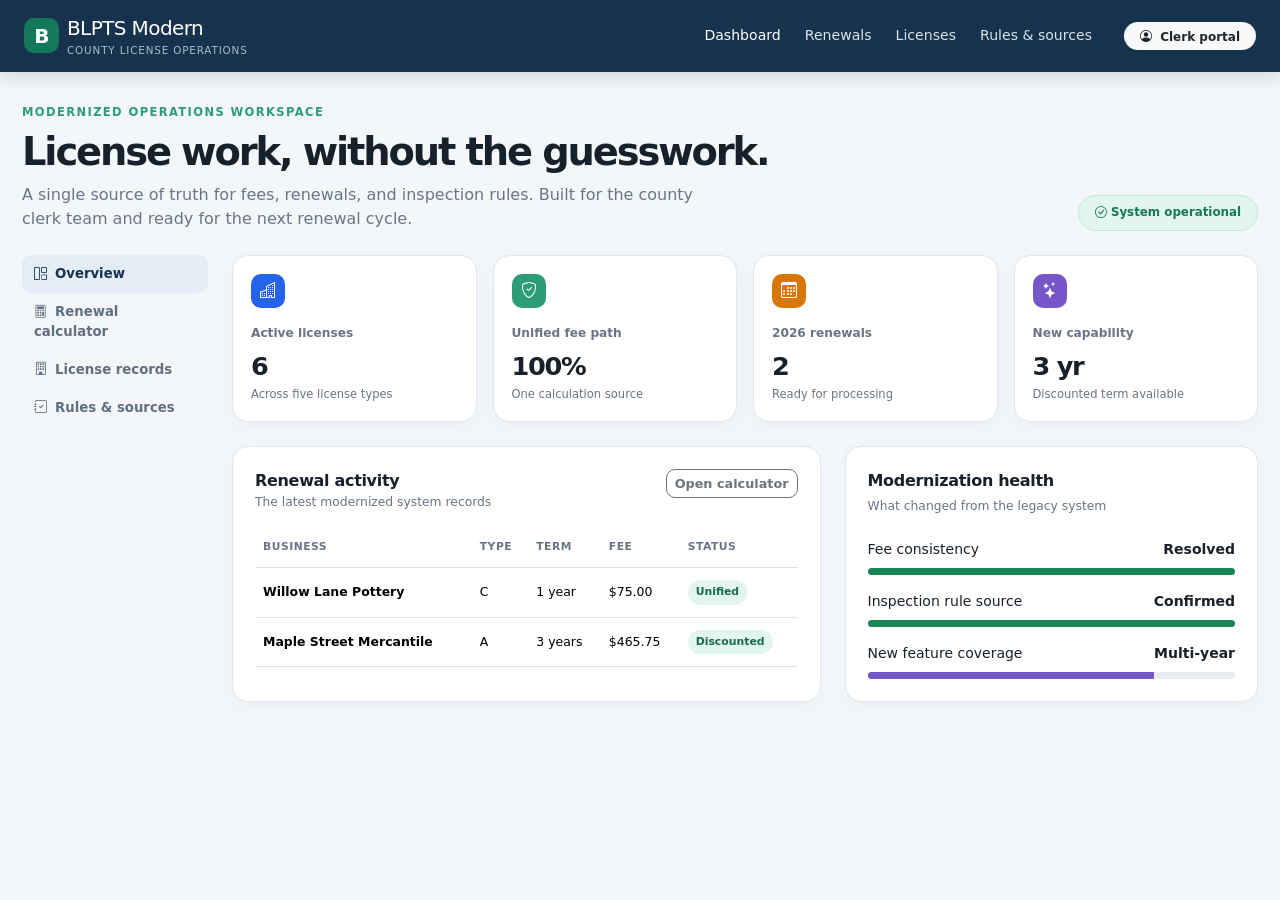
<file: blpts_mod_app/ui/index.html>
<!doctype html>
<html lang="en">
  <head>
    <meta charset="utf-8" />
    <meta name="viewport" content="width=device-width, initial-scale=1" />
    <meta name="theme-color" content="#17324d" />
    <title>BLPTS Modern | License Operations</title>
    <link
      href="https://cdn.jsdelivr.net/npm/bootstrap@5.3.3/dist/css/bootstrap.min.css"
      rel="stylesheet"
    />
    <link
      href="https://cdn.jsdelivr.net/npm/bootstrap-icons@1.11.3/font/bootstrap-icons.min.css"
      rel="stylesheet"
    />
    <style>
      :root {
        --navy: #17324d;
        --ink: #17212b;
        --muted: #697586;
        --line: #dfe6ed;
        --canvas: #f4f7fa;
        --mint: #2d9d78;
        --blue: #2563eb;
        --amber: #d97706;
      }
      body {
        background: var(--canvas);
        color: var(--ink);
        font-family:
          Inter,
          ui-sans-serif,
          system-ui,
          -apple-system,
          BlinkMacSystemFont,
          "Segoe UI",
          sans-serif;
      }
      .navbar {
        background: var(--navy);
        box-shadow: 0 5px 18px rgba(20, 45, 70, 0.16);
      }
      .brand-mark {
        display: inline-grid;
        place-items: center;
        width: 35px;
        height: 35px;
        border-radius: 10px;
        color: #fff;
        background: #14785a;
        font-weight: 800;
      }
      .navbar-brand {
        letter-spacing: -0.03em;
      }
      .navbar-brand small {
        color: #a8bbca;
        font-size: 0.65rem;
        letter-spacing: 0.08em;
        text-transform: uppercase;
      }
      .navbar .nav-link {
        color: #d8e3eb;
        font-size: 0.88rem;
      }
      .navbar .nav-link.active,
      .navbar .nav-link:hover {
        color: #fff;
      }
      .page-shell {
        max-width: 1440px;
        margin: 0 auto;
        padding: 32px 22px 60px;
      }
      .eyebrow {
        color: var(--mint);
        font-size: 0.72rem;
        font-weight: 800;
        letter-spacing: 0.12em;
        text-transform: uppercase;
      }
      .hero h1 {
        font-size: clamp(1.8rem, 3vw, 2.65rem);
        letter-spacing: -0.055em;
        font-weight: 800;
      }
      .hero p {
        max-width: 680px;
        color: var(--muted);
      }
      .status-pill {
        color: #14785a;
        background: #e3f6ed;
        border: 1px solid #b9ead4;
        font-size: 0.74rem;
        font-weight: 700;
      }
      .metric-card,
      .panel {
        border: 1px solid var(--line);
        border-radius: 16px;
        background: #fff;
        box-shadow: 0 6px 18px rgba(32, 56, 78, 0.045);
      }
      .metric-card {
        padding: 18px;
        height: 100%;
      }
      .metric-icon {
        display: grid;
        place-items: center;
        width: 34px;
        height: 34px;
        border-radius: 10px;
        color: #fff;
        background: var(--blue);
      }
      .metric-label {
        color: var(--muted);
        font-size: 0.76rem;
        font-weight: 700;
      }
      .metric-value {
        margin-top: 5px;
        font-size: 1.6rem;
        font-weight: 800;
        letter-spacing: -0.05em;
      }
      .metric-note {
        color: var(--muted);
        font-size: 0.72rem;
      }
      .section-nav {
        position: sticky;
        top: 76px;
        z-index: 2;
      }
      .section-nav .nav-link {
        border-radius: 9px;
        color: #617080;
        font-size: 0.83rem;
        font-weight: 700;
        padding: 9px 12px;
      }
      .section-nav .nav-link.active {
        color: var(--navy);
        background: #e4edf5;
      }
      .panel {
        padding: 22px;
      }
      .panel-title {
        font-size: 1rem;
        font-weight: 800;
        letter-spacing: -0.02em;
      }
      .panel-subtitle {
        color: var(--muted);
        font-size: 0.77rem;
      }
      .form-label {
        color: #3f4d5a;
        font-size: 0.77rem;
        font-weight: 700;
      }
      .form-control,
      .form-select {
        border-color: #d5dee7;
        border-radius: 9px;
        font-size: 0.86rem;
        padding: 0.65rem 0.75rem;
      }
      .form-control:focus,
      .form-select:focus {
        border-color: #80a9d6;
        box-shadow: 0 0 0 0.2rem rgba(37, 99, 235, 0.1);
      }
      .btn-primary {
        background: var(--blue);
        border-color: var(--blue);
      }
      .btn-primary,
      .btn-outline-secondary {
        border-radius: 9px;
        font-size: 0.8rem;
        font-weight: 700;
      }
      .result-box {
        border: 1px solid #cfe8dc;
        border-radius: 12px;
        background: #f1fbf6;
        padding: 16px;
      }
      .result-total {
        color: #14785a;
        font-size: 2rem;
        font-weight: 800;
        letter-spacing: -0.06em;
      }
      .result-detail {
        color: #577468;
        font-size: 0.76rem;
      }
      .comparison-row {
        display: grid;
        grid-template-columns: 1.1fr 1fr 1fr;
        gap: 12px;
        align-items: center;
        padding: 13px 0;
        border-bottom: 1px solid var(--line);
        font-size: 0.79rem;
      }
      .comparison-row:last-child {
        border-bottom: 0;
      }
      .comparison-row strong {
        font-size: 0.8rem;
      }
      .tag {
        display: inline-block;
        border-radius: 20px;
        padding: 4px 8px;
        font-size: 0.68rem;
        font-weight: 800;
      }
      .tag-legacy {
        color: #9a5a08;
        background: #fff3d7;
      }
      .tag-modern {
        color: #176b51;
        background: #e3f6ed;
      }
      .table {
        font-size: 0.78rem;
      }
      .table th {
        color: var(--muted);
        font-size: 0.67rem;
        letter-spacing: 0.05em;
        text-transform: uppercase;
      }
      .table td,
      .table th {
        padding: 12px 8px;
        vertical-align: middle;
      }
      .source-callout {
        border-left: 3px solid var(--mint);
        color: #526b60;
        background: #f3faf7;
        font-size: 0.78rem;
        padding: 12px 14px;
      }
      .page-section {
        display: none;
      }
      .page-section.active {
        display: block;
        animation: arrive 0.25s ease-out;
      }
      .toast-container {
        z-index: 1080;
      }
      @keyframes arrive {
        from {
          opacity: 0;
          transform: translateY(5px);
        }
        to {
          opacity: 1;
          transform: translateY(0);
        }
      }
      @media (max-width: 991px) {
        .section-nav {
          position: static;
          display: flex;
          overflow-x: auto;
          white-space: nowrap;
          gap: 4px;
          margin-bottom: 18px;
        }
        .section-nav .nav-link {
          display: inline-block;
        }
      }
      @media (max-width: 575px) {
        .page-shell {
          padding: 24px 14px 45px;
        }
        .comparison-row {
          grid-template-columns: 1fr;
          gap: 5px;
        }
      }
    </style>
  </head>
  <body>
    <nav
      class="navbar navbar-expand-lg navbar-dark sticky-top"
      aria-label="Primary navigation"
    >
      <div class="container-fluid px-3 px-lg-4">
        <a
          class="navbar-brand d-flex align-items-center gap-2"
          href="#dashboard"
          data-section="dashboard"
          ><span class="brand-mark">B</span
          ><span
            >BLPTS Modern<small class="d-block"
              >County license operations</small
            ></span
          ></a
        >
        <button
          class="navbar-toggler"
          type="button"
          data-bs-toggle="collapse"
          data-bs-target="#mainNav"
          aria-label="Toggle navigation"
        >
          <span class="navbar-toggler-icon"></span>
        </button>
        <div class="collapse navbar-collapse" id="mainNav">
          <ul class="navbar-nav ms-auto align-items-lg-center gap-lg-2">
            <li class="nav-item">
              <a
                class="nav-link active"
                href="#dashboard"
                data-section="dashboard"
                >Dashboard</a
              >
            </li>
            <li class="nav-item">
              <a class="nav-link" href="#renewal" data-section="renewal"
                >Renewals</a
              >
            </li>
            <li class="nav-item">
              <a class="nav-link" href="#records" data-section="records"
                >Licenses</a
              >
            </li>
            <li class="nav-item">
              <a class="nav-link" href="#rules" data-section="rules"
                >Rules & sources</a
              >
            </li>
            <li class="nav-item ms-lg-3">
              <span class="badge rounded-pill bg-light text-dark px-3 py-2"
                ><i class="bi bi-person-circle me-1"></i> Clerk portal</span
              >
            </li>
          </ul>
        </div>
      </div>
    </nav>

    <main class="page-shell">
      <section
        class="hero d-flex justify-content-between align-items-end gap-3 mb-4"
      >
        <div>
          <div class="eyebrow mb-2">Modernized operations workspace</div>
          <h1 class="mb-2">License work, without the guesswork.</h1>
          <p class="mb-0">
            A single source of truth for fees, renewals, and inspection rules.
            Built for the county clerk team and ready for the next renewal
            cycle.
          </p>
        </div>
        <span
          class="status-pill rounded-pill px-3 py-2 d-none d-md-inline-block"
          ><i class="bi bi-check-circle me-1"></i>System operational</span
        >
      </section>
      <div class="row g-4">
        <aside class="col-lg-2">
          <nav
            class="section-nav nav flex-lg-column nav-pills"
            aria-label="Application sections"
          >
            <a
              class="nav-link active"
              href="#dashboard"
              data-section="dashboard"
              ><i class="bi bi-grid-1x2 me-2"></i>Overview</a
            ><a class="nav-link" href="#renewal" data-section="renewal"
              ><i class="bi bi-calculator me-2"></i>Renewal calculator</a
            ><a class="nav-link" href="#records" data-section="records"
              ><i class="bi bi-building me-2"></i>License records</a
            ><a class="nav-link" href="#rules" data-section="rules"
              ><i class="bi bi-journal-check me-2"></i>Rules & sources</a
            >
          </nav>
        </aside>
        <div class="col-lg-10">
          <section id="section-dashboard" class="page-section active">
            <div class="row g-3 mb-4">
              <div class="col-sm-6 col-xl-3">
                <div class="metric-card">
                  <div class="metric-icon mb-3">
                    <i class="bi bi-buildings"></i>
                  </div>
                  <div class="metric-label">Active licenses</div>
                  <div class="metric-value">6</div>
                  <div class="metric-note">Across five license types</div>
                </div>
              </div>
              <div class="col-sm-6 col-xl-3">
                <div class="metric-card">
                  <div class="metric-icon mb-3" style="background: #2d9d78">
                    <i class="bi bi-shield-check"></i>
                  </div>
                  <div class="metric-label">Unified fee path</div>
                  <div class="metric-value">100%</div>
                  <div class="metric-note">One calculation source</div>
                </div>
              </div>
              <div class="col-sm-6 col-xl-3">
                <div class="metric-card">
                  <div class="metric-icon mb-3" style="background: #d97706">
                    <i class="bi bi-calendar3"></i>
                  </div>
                  <div class="metric-label">2026 renewals</div>
                  <div class="metric-value">2</div>
                  <div class="metric-note">Ready for processing</div>
                </div>
              </div>
              <div class="col-sm-6 col-xl-3">
                <div class="metric-card">
                  <div class="metric-icon mb-3" style="background: #7656c9">
                    <i class="bi bi-stars"></i>
                  </div>
                  <div class="metric-label">New capability</div>
                  <div class="metric-value">3 yr</div>
                  <div class="metric-note">Discounted term available</div>
                </div>
              </div>
            </div>
            <div class="row g-4">
              <div class="col-xl-7">
                <div class="panel h-100">
                  <div
                    class="d-flex justify-content-between align-items-start mb-3"
                  >
                    <div>
                      <div class="panel-title">Renewal activity</div>
                      <div class="panel-subtitle">
                        The latest modernized system records
                      </div>
                    </div>
                    <button
                      class="btn btn-sm btn-outline-secondary"
                      data-section="renewal"
                    >
                      Open calculator
                    </button>
                  </div>
                  <div class="table-responsive">
                    <table class="table align-middle mb-0">
                      <thead>
                        <tr>
                          <th>Business</th>
                          <th>Type</th>
                          <th>Term</th>
                          <th>Fee</th>
                          <th>Status</th>
                        </tr>
                      </thead>
                      <tbody>
                        <tr>
                          <td class="fw-semibold">Willow Lane Pottery</td>
                          <td>C</td>
                          <td>1 year</td>
                          <td>$75.00</td>
                          <td><span class="tag tag-modern">Unified</span></td>
                        </tr>
                        <tr>
                          <td class="fw-semibold">Maple Street Mercantile</td>
                          <td>A</td>
                          <td>3 years</td>
                          <td>$465.75</td>
                          <td>
                            <span class="tag tag-modern">Discounted</span>
                          </td>
                        </tr>
                      </tbody>
                    </table>
                  </div>
                </div>
              </div>
              <div class="col-xl-5">
                <div class="panel h-100">
                  <div class="panel-title mb-1">Modernization health</div>
                  <div class="panel-subtitle mb-4">
                    What changed from the legacy system
                  </div>
                  <div class="d-flex justify-content-between small mb-2">
                    <span>Fee consistency</span><strong>Resolved</strong>
                  </div>
                  <div class="progress mb-3" style="height: 7px">
                    <div
                      class="progress-bar bg-success"
                      style="width: 100%"
                    ></div>
                  </div>
                  <div class="d-flex justify-content-between small mb-2">
                    <span>Inspection rule source</span
                    ><strong>Confirmed</strong>
                  </div>
                  <div class="progress mb-3" style="height: 7px">
                    <div
                      class="progress-bar bg-success"
                      style="width: 100%"
                    ></div>
                  </div>
                  <div class="d-flex justify-content-between small mb-2">
                    <span>New feature coverage</span><strong>Multi-year</strong>
                  </div>
                  <div class="progress" style="height: 7px">
                    <div
                      class="progress-bar"
                      style="width: 78%; background: #7656c9"
                    ></div>
                  </div>
                </div>
              </div>
            </div>
          </section>

          <section id="section-renewal" class="page-section">
            <div class="row g-4">
              <div class="col-xl-7">
                <div class="panel">
                  <div class="panel-title">Renewal calculator</div>
                  <div class="panel-subtitle mb-4">
                    Calculate the unified modernized fee and any multi-year
                    discount.
                  </div>
                  <form id="renewal-form" class="row g-3">
                    <div class="col-md-7">
                      <label class="form-label" for="business">Business</label
                      ><select class="form-select" id="business">
                        <option>Willow Lane Pottery</option>
                        <option>Maple Street Mercantile</option>
                        <option>Juniper Home Studio</option>
                        <option>Harborview Cafe</option>
                      </select>
                    </div>
                    <div class="col-md-5">
                      <label class="form-label" for="licenseType"
                        >License type</label
                      ><select class="form-select" id="licenseType">
                        <option value="A">A - Retail</option>
                        <option value="B">B - Food Service</option>
                        <option value="C" selected>C - Home Occupation</option>
                        <option value="D">D - Contractor</option>
                        <option value="E">E - Non-Profit</option>
                      </select>
                    </div>
                    <div class="col-md-6">
                      <label class="form-label" for="renewalYear"
                        >Renewal year</label
                      ><input
                        class="form-control"
                        id="renewalYear"
                        type="number"
                        value="2026"
                        min="2000"
                        max="2100"
                        required
                      />
                    </div>
                    <div class="col-md-6">
                      <label class="form-label" for="termYears"
                        >Renewal term</label
                      ><select class="form-select" id="termYears">
                        <option value="1">1 year - no discount</option>
                        <option value="2">2 years - 5% discount</option>
                        <option value="3" selected>
                          3 years - 10% discount
                        </option>
                      </select>
                    </div>
                    <div class="col-12 d-flex gap-2 pt-2">
                      <button class="btn btn-primary px-4" type="submit">
                        <i class="bi bi-calculator me-2"></i>Calculate renewal</button
                      ><button class="btn btn-outline-secondary" type="reset">
                        Reset
                      </button>
                    </div>
                  </form>
                </div>
              </div>
              <div class="col-xl-5">
                <div class="result-box h-100">
                  <div class="panel-title mb-1">Renewal estimate</div>
                  <div class="result-detail mb-3" id="resultBusiness">
                    Select a record to calculate
                  </div>
                  <div class="result-total" id="resultTotal">$0.00</div>
                  <div class="result-detail mt-2" id="resultBreakdown">
                    Your calculated total will appear here.
                  </div>
                  <hr />
                  <div class="d-flex justify-content-between small">
                    <span>Calculation path</span
                    ><strong class="text-success">Unified</strong>
                  </div>
                  <div class="d-flex justify-content-between small mt-2">
                    <span>System version</span><strong>Modernized v1</strong>
                  </div>
                </div>
              </div>
            </div>
            <div class="source-callout mt-4">
              <i class="bi bi-info-circle me-2"></i>Type C renewals consistently
              include the $25 Home Occupation Plus surcharge. The modernized
              system has one calculation path.
            </div>
          </section>
          <section id="section-records" class="page-section">
            <div class="panel">
              <div
                class="d-flex justify-content-between align-items-start mb-4"
              >
                <div>
                  <div class="panel-title">License records</div>
                  <div class="panel-subtitle">
                    Carried forward from legacy with modernized renewal history
                  </div>
                </div>
                <button class="btn btn-primary btn-sm">
                  <i class="bi bi-plus-lg me-1"></i>New license
                </button>
              </div>
              <div class="table-responsive">
                <table class="table table-hover align-middle">
                  <thead>
                    <tr>
                      <th>License ID</th>
                      <th>Business</th>
                      <th>Type</th>
                      <th>Issued</th>
                      <th>Latest renewal</th>
                      <th>Status</th>
                      <th></th>
                    </tr>
                  </thead>
                  <tbody>
                    <tr>
                      <td>103</td>
                      <td class="fw-semibold">Willow Lane Pottery</td>
                      <td>C</td>
                      <td>May 2012</td>
                      <td>$75.00 · 1 year</td>
                      <td>
                        <span
                          class="badge text-bg-success-subtle text-success-emphasis"
                          >Active</span
                        >
                      </td>
                      <td>
                        <button class="btn btn-sm btn-light">
                          <i class="bi bi-three-dots"></i>
                        </button>
                      </td>
                    </tr>
                    <tr>
                      <td>101</td>
                      <td class="fw-semibold">Maple Street Mercantile</td>
                      <td>A</td>
                      <td>Apr 2005</td>
                      <td>$465.75 · 3 years</td>
                      <td>
                        <span
                          class="badge text-bg-success-subtle text-success-emphasis"
                          >Active</span
                        >
                      </td>
                      <td>
                        <button class="btn btn-sm btn-light">
                          <i class="bi bi-three-dots"></i>
                        </button>
                      </td>
                    </tr>
                    <tr>
                      <td>106</td>
                      <td class="fw-semibold">Juniper Home Studio</td>
                      <td>C</td>
                      <td>Jun 2022</td>
                      <td>Pending</td>
                      <td>
                        <span
                          class="badge text-bg-success-subtle text-success-emphasis"
                          >Active</span
                        >
                      </td>
                      <td>
                        <button class="btn btn-sm btn-light">
                          <i class="bi bi-three-dots"></i>
                        </button>
                      </td>
                    </tr>
                  </tbody>
                </table>
              </div>
            </div>
          </section>
          <section id="section-rules" class="page-section">
            <div class="row g-4">
              <div class="col-lg-6">
                <div class="panel h-100">
                  <div class="panel-title">Confirmed inspection rule</div>
                  <div class="panel-subtitle mb-3">
                    The ambiguity from the legacy system is resolved.
                  </div>
                  <div class="source-callout mb-4">
                    <strong>Ordinance 2009-14, Section 3(b)</strong
                    ><br />License types C and E are exempt from mandatory
                    inspection scheduling as low-risk business categories.
                  </div>
                  <div class="d-flex gap-2 flex-wrap">
                    <span class="tag tag-modern">Type C · exempt</span
                    ><span class="tag tag-modern">Type E · exempt</span
                    ><span class="tag tag-modern">Source confirmed</span>
                  </div>
                </div>
              </div>
              <div class="col-lg-6">
                <div class="panel h-100">
                  <div class="panel-title">Version comparison</div>
                  <div class="panel-subtitle mb-2">
                    Scope answers by system version
                  </div>
                  <div class="comparison-row">
                    <strong>Type C fee</strong
                    ><span
                      ><span class="tag tag-legacy">Legacy</span> $50 or
                      $75</span
                    ><span
                      ><span class="tag tag-modern">Modern</span> $75
                      unified</span
                    >
                  </div>
                  <div class="comparison-row">
                    <strong>Inspection source</strong><span>Ambiguous</span
                    ><span>Ordinance 2009-14 §3(b)</span>
                  </div>
                  <div class="comparison-row">
                    <strong>Multi-year discount</strong
                    ><span>Not available</span><span>5% / 10% available</span>
                  </div>
                </div>
              </div>
            </div>
          </section>
        </div>
      </div>
    </main>
    <div class="toast-container position-fixed bottom-0 end-0 p-3">
      <div id="toast" class="toast">
        <div class="toast-header">
          <span
            class="brand-mark me-2"
            style="
              width: 22px;
              height: 22px;
              border-radius: 6px;
              font-size: 0.7rem;
            "
            >B</span
          ><strong class="me-auto">BLPTS Modern</strong><small>now</small
          ><button
            type="button"
            class="btn-close"
            data-bs-dismiss="toast"
          ></button>
        </div>
        <output class="toast-body d-block" id="toastText"
          >Action completed.</output
        >
      </div>
    </div>
    <script src="https://cdn.jsdelivr.net/npm/bootstrap@5.3.3/dist/js/bootstrap.bundle.min.js"></script>
    <script>
      const baseFees = { A: 150, B: 200, C: 50, D: 175, E: 0 };
      const showToast = (message) => {
        document.getElementById("toastText").textContent = message;
        bootstrap.Toast.getOrCreateInstance(
          document.getElementById("toast"),
        ).show();
      };
      const switchSection = (section) => {
        document
          .querySelectorAll(".page-section")
          .forEach((item) =>
            item.classList.toggle("active", item.id === `section-${section}`),
          );
        document
          .querySelectorAll("[data-section]")
          .forEach((item) =>
            item.classList.toggle("active", item.dataset.section === section),
          );
        window.location.hash = section;
      };
      document.querySelectorAll("[data-section]").forEach((item) =>
        item.addEventListener("click", (event) => {
          event.preventDefault();
          switchSection(item.dataset.section);
        }),
      );
      const calculate = (event) => {
        event.preventDefault();
        const type = document.getElementById("licenseType").value;
        const year = Number(document.getElementById("renewalYear").value);
        const term = Number(document.getElementById("termYears").value);
        if (!year || year < 2000)
          return showToast("Please enter a valid renewal year.");
        let perYear = baseFees[type] ?? 100;
        if (year >= 2011 && ["A", "B"].includes(type)) perYear *= 1.15;
        if (type === "C") perYear += 25;
        const rate = { 1: 0, 2: 0.05, 3: 0.1 }[term];
        const base = perYear * term;
        const discount = base * rate;
        const total = base - discount;
        document.getElementById("resultBusiness").textContent =
          `${document.getElementById("business").value} · ${term}-year term`;
        document.getElementById("resultTotal").textContent =
          `$${total.toFixed(2)}`;
        document.getElementById("resultBreakdown").textContent =
          `$${perYear.toFixed(2)} per year × ${term} minus $${discount.toFixed(2)} discount`;
        showToast("Renewal estimate updated.");
      };
      document
        .getElementById("renewal-form")
        .addEventListener("submit", calculate);
      document.getElementById("renewal-form").addEventListener("reset", () =>
        setTimeout(() => {
          document.getElementById("resultBusiness").textContent =
            "Select a record to calculate";
          document.getElementById("resultTotal").textContent = "$0.00";
          document.getElementById("resultBreakdown").textContent =
            "Your calculated total will appear here.";
        }, 0),
      );
      const initial = window.location.hash.replace("#", "");
      if (["dashboard", "renewal", "records", "rules"].includes(initial))
        switchSection(initial);
    </script>
  </body>
</html>
</file>
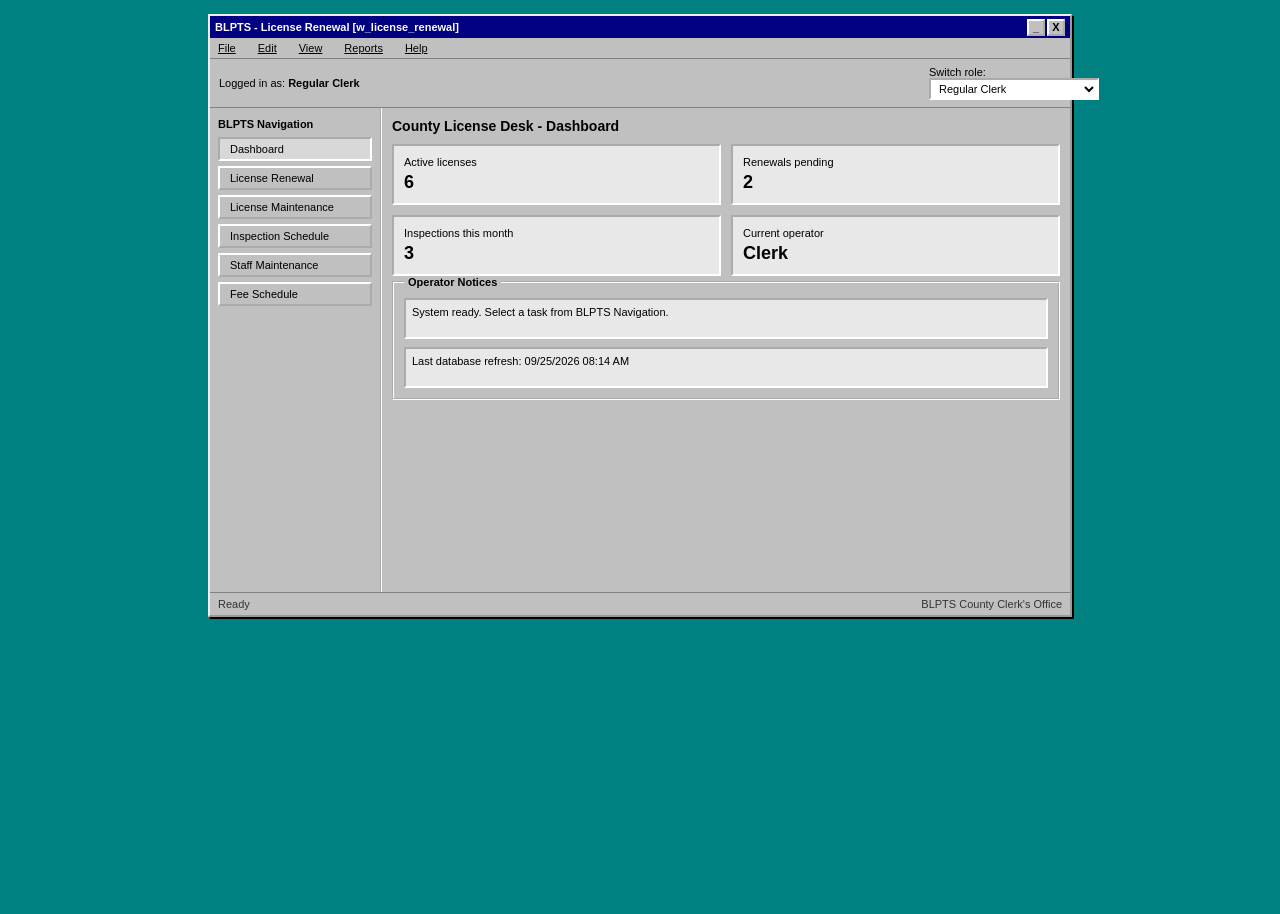
<file: blpts_dummy_app/ui/blpts_renewal_screen.html>
<!doctype html>
<html lang="en">
  <head>
    <meta charset="utf-8" />
    <meta name="viewport" content="width=device-width, initial-scale=1" />
    <title>BLPTS - County License System</title>
    <style>
      html,
      body {
        height: 100%;
      }
      body {
        margin: 0;
        background: #008080;
        color: #fff;
        font:
          11px Tahoma,
          "MS Sans Serif",
          sans-serif;
      }
      button,
      input,
      select {
        font:
          11px Tahoma,
          "MS Sans Serif",
          sans-serif;
      }
      button {
        min-height: 24px;
        padding: 2px 10px;
        border: 2px outset #fff;
        background: #c0c0c0;
        color: #000;
      }
      button:active {
        border-style: inset;
      }
      button:disabled {
        color: #808080;
      }
      .window {
        width: min(860px, calc(100% - 12px));
        min-height: 590px;
        margin: 14px auto;
        background: #c0c0c0;
        color: #000;
        border: 2px outset #eee;
        box-shadow: 2px 2px #000;
      }
      .titlebar {
        height: 22px;
        padding: 0 5px;
        display: flex;
        align-items: center;
        justify-content: space-between;
        color: #fff;
        background: #000080;
        font-weight: bold;
      }
      .title-controls {
        display: flex;
        gap: 2px;
      }
      .title-button {
        width: 18px;
        min-height: 17px;
        padding: 0;
        font:
          bold 11px Arial,
          sans-serif;
        line-height: 12px;
      }
      .menu {
        padding: 4px 8px;
        border-bottom: 1px solid #808080;
      }
      .menu u {
        margin-right: 22px;
        cursor: pointer;
      }
      .toolbar {
        display: flex;
        align-items: center;
        justify-content: space-between;
        padding: 7px 9px;
        border-bottom: 1px solid #808080;
      }
      .toolbar select {
        width: 170px;
        height: 22px;
        border: 2px inset #fff;
        background: #fff;
      }
      .workspace {
        display: flex;
        min-height: 484px;
      }
      .sidebar {
        width: 154px;
        flex: 0 0 154px;
        padding: 8px;
        border-right: 2px groove #fff;
      }
      .sidebar-title {
        margin: 2px 0 7px;
        font-weight: bold;
      }
      .nav-button {
        display: block;
        width: 100%;
        margin: 5px 0;
        text-align: left;
      }
      .nav-button.current {
        border-style: inset;
        background: #d8d8d8;
      }
      .content {
        flex: 1;
        min-width: 0;
        padding: 10px;
      }
      .window.compact .content {
        padding: 4px;
      }
      .window.compact .group,
      .window.compact .row {
        margin-top: 4px;
        margin-bottom: 4px;
      }
      .page {
        display: none;
      }
      .page.active {
        display: block;
      }
      h2 {
        margin: 0 0 10px;
        font-size: 14px;
        font-weight: bold;
      }
      .group {
        margin: 0 0 12px;
        padding: 10px;
        border: 2px groove #fff;
      }
      .group legend {
        padding: 0 4px;
        font-weight: bold;
      }
      .row {
        display: flex;
        align-items: center;
        gap: 8px;
        margin: 8px 0;
      }
      label {
        width: 132px;
        flex: 0 0 132px;
      }
      input,
      select {
        box-sizing: border-box;
        height: 23px;
        border: 2px inset #fff;
        background: #fff;
        padding: 2px 4px;
      }
      .wide-input {
        width: min(360px, 100%);
      }
      .small-input {
        width: 100px;
      }
      .actions {
        display: flex;
        flex-wrap: wrap;
        gap: 8px;
        margin: 10px 0;
      }
      .status {
        min-height: 25px;
        padding: 6px;
        border: 2px inset #fff;
        background: #e8e8e8;
      }
      .split {
        display: grid;
        grid-template-columns: 1fr 1fr;
        gap: 10px;
      }
      .metric {
        padding: 10px;
        border: 2px inset #fff;
        background: #e8e8e8;
      }
      .metric strong {
        display: block;
        font-size: 18px;
        margin-top: 4px;
      }
      table {
        width: 100%;
        border-collapse: collapse;
        background: #fff;
        font-size: 10px;
      }
      th,
      td {
        padding: 4px;
        border: 1px solid #808080;
        text-align: left;
      }
      th {
        background: #000080;
        color: #fff;
      }
      td.actions-cell {
        white-space: nowrap;
      }
      .table-button {
        min-height: 20px;
        padding: 1px 6px;
      }
      .footer {
        display: flex;
        justify-content: space-between;
        padding: 5px 8px;
        border-top: 1px solid #808080;
        color: #333;
      }
      .modal-backdrop {
        position: fixed;
        inset: 0;
        display: none;
        align-items: center;
        justify-content: center;
        background: rgba(0, 0, 0, 0.2);
      }
      .modal-backdrop.open {
        display: flex;
      }
      .dialog {
        width: 330px;
        background: #c0c0c0;
        border: 2px outset #eee;
        box-shadow: 3px 3px #000;
      }
      .dialog-title {
        padding: 4px 6px;
        background: #000080;
        color: #fff;
        font-weight: bold;
      }
      .dialog-body {
        display: flex;
        gap: 10px;
        padding: 14px 12px 8px;
      }
      .dialog-icon {
        width: 23px;
        height: 23px;
        flex: 0 0 23px;
        border: 2px outset #fff;
        border-radius: 50%;
        background: #000080;
        color: #fff;
        font:
          bold 17px Georgia,
          serif;
        text-align: center;
        line-height: 23px;
      }
      .dialog-actions {
        padding: 2px 12px 12px;
        text-align: right;
      }
      @media (max-width: 650px) {
        .window {
          margin: 4px auto;
        }
        .workspace {
          display: block;
        }
        .sidebar {
          width: auto;
          border-right: 0;
          border-bottom: 2px groove #fff;
        }
        .sidebar nav {
          display: flex;
          flex-wrap: wrap;
          gap: 5px;
        }
        .nav-button {
          width: auto;
          margin: 0;
        }
        .split {
          grid-template-columns: 1fr;
        }
        label {
          width: 112px;
          flex-basis: 112px;
        }
      }
    </style>
  </head>
  <body>
    <main class="window" id="window">
      <div class="titlebar">
        <span id="window-title"
          >BLPTS - License Renewal [w_license_renewal]</span
        ><span class="title-controls"
          ><button class="title-button" aria-label="Minimize">_</button
          ><button class="title-button" aria-label="Close">X</button></span
        >
      </div>
      <div class="menu">
        <u data-menu="file-refresh">File</u><u data-menu="edit-clear">Edit</u
        ><u data-menu="view-compact">View</u><u data-menu="reports">Reports</u
        ><u data-menu="help">Help</u>
      </div>
      <div class="toolbar">
        <span>Logged in as: <strong id="role-label">Regular Clerk</strong></span
        ><label
          >Switch role:
          <select id="role-select">
            <option value="clerk">Regular Clerk</option>
            <option value="admin">Administrator</option>
          </select></label
        >
      </div>
      <div class="workspace">
        <aside class="sidebar">
          <div class="sidebar-title">BLPTS Navigation</div>
          <nav>
            <button class="nav-button current" data-page="dashboard">
              Dashboard
            </button>
            <button class="nav-button" data-page="renewal">
              License Renewal
            </button>
            <button class="nav-button" data-page="licenses">
              License Maintenance
            </button>
            <button class="nav-button" data-page="inspections">
              Inspection Schedule
            </button>
            <button class="nav-button admin-only" data-page="staff">
              Staff Maintenance
            </button>
            <button class="nav-button admin-only" data-page="fees">
              Fee Schedule
            </button>
          </nav>
        </aside>
        <section class="content">
          <section class="page active" id="page-dashboard">
            <h2>County License Desk - Dashboard</h2>
            <div class="split">
              <div class="metric">Active licenses<strong>6</strong></div>
              <div class="metric">Renewals pending<strong>2</strong></div>
              <div class="metric">Inspections this month<strong>3</strong></div>
              <div class="metric">
                Current operator<strong id="dashboard-role">Clerk</strong>
              </div>
            </div>
            <fieldset class="group">
              <legend>Operator Notices</legend>
              <div class="status">
                System ready. Select a task from BLPTS Navigation.
              </div>
              <div class="status" style="margin-top: 8px">
                Last database refresh: 09/25/2026 08:14 AM
              </div>
            </fieldset>
          </section>
          <section class="page" id="page-renewal">
            <h2>License Renewal [w_license_renewal]</h2>
            <fieldset class="group">
              <legend>Renewal Entry</legend>
              <div class="row">
                <label for="business">Business Name:</label
                ><select id="business" class="wide-input">
                  <option>Willow Lane Pottery</option>
                  <option>Juniper Home Studio</option>
                </select>
              </div>
              <div class="row">
                <label for="license-type">License Type:</label
                ><select id="license-type" class="wide-input">
                  <option>A - Retail</option>
                  <option>B - Food Service</option>
                  <option selected>C - Home Occupation</option>
                  <option>D - Contractor</option>
                  <option>E - Non-Profit</option>
                </select>
              </div>
              <div class="row">
                <label for="renewal-year">Renewal Year:</label
                ><input
                  id="renewal-year"
                  class="small-input"
                  type="number"
                  value="2019"
                  min="2000"
                  max="2100"
                />
              </div>
              <div class="actions">
                <button id="calculate">Calculate Fee</button
                ><button id="record-check">System of Record Check</button>
              </div>
              <div class="row">
                <label for="renewal-fee">Renewal Fee Due:</label
                ><input
                  id="renewal-fee"
                  class="small-input"
                  type="text"
                  readonly
                />
              </div>
              <div class="row">
                <label for="record-fee">System Record Fee:</label
                ><input
                  id="record-fee"
                  class="small-input"
                  type="text"
                  readonly
                />
              </div>
            </fieldset>
          </section>
          <section class="page" id="page-licenses">
            <h2>License Maintenance [w_license_master]</h2>
            <fieldset class="group">
              <legend>License Record</legend>
              <div class="row">
                <label for="license-id">License ID:</label
                ><input
                  id="license-id"
                  class="small-input"
                  type="number"
                  placeholder="Required"
                /><label for="license-status">Status:</label
                ><select id="license-status">
                  <option>active</option>
                  <option>inactive</option>
                </select>
              </div>
              <div class="row">
                <label for="license-business">Business Name:</label
                ><input
                  id="license-business"
                  class="wide-input"
                  placeholder="Required"
                /><label for="license-kind">Type:</label
                ><select id="license-kind">
                  <option>A</option>
                  <option>B</option>
                  <option>C</option>
                  <option>D</option>
                  <option>E</option>
                </select>
              </div>
              <div class="actions">
                <button data-crud="license" data-action="save">Save New</button
                ><button data-crud="license" data-action="clear">Clear</button>
              </div>
            </fieldset>
            <table>
              <thead>
                <tr>
                  <th>ID</th>
                  <th>Business Name</th>
                  <th>Type</th>
                  <th>Status</th>
                  <th>Actions</th>
                </tr>
              </thead>
              <tbody id="license-rows"></tbody>
            </table>
          </section>
          <section class="page" id="page-inspections">
            <h2>Inspection Schedule [w_inspection_schedule]</h2>
            <fieldset class="group">
              <legend>Inspection Queue</legend>
              <table>
                <thead>
                  <tr>
                    <th>License</th>
                    <th>Business</th>
                    <th>Scheduled</th>
                    <th>Exempt</th>
                    <th>Reason / Note</th>
                  </tr>
                </thead>
                <tbody>
                  <tr>
                    <td>101</td>
                    <td>Maple Street Mercantile</td>
                    <td>10/02/2026</td>
                    <td>No</td>
                    <td>30-day rule</td>
                  </tr>
                  <tr>
                    <td>103</td>
                    <td>Willow Lane Pottery</td>
                    <td>-</td>
                    <td>Yes</td>
                    <td>per standard practice</td>
                  </tr>
                  <tr>
                    <td>105</td>
                    <td>Civic Arts Outreach</td>
                    <td>-</td>
                    <td>Yes</td>
                    <td>per Ordinance 2009-14</td>
                  </tr>
                </tbody>
              </table>
            </fieldset>
            <div class="status">
              Inspection records are view-only for Regular Clerk.
            </div>
          </section>
          <section class="page" id="page-staff">
            <h2>Staff Maintenance [w_staff_master]</h2>
            <fieldset class="group">
              <legend>Staff Record - Administrator Only</legend>
              <div class="row">
                <label for="staff-id">Staff ID:</label
                ><input
                  id="staff-id"
                  class="small-input"
                  type="number"
                  placeholder="Required"
                />
              </div>
              <div class="row">
                <label for="staff-name">Name:</label
                ><input
                  id="staff-name"
                  class="wide-input"
                  placeholder="Required"
                />
              </div>
              <div class="row">
                <label for="staff-role">Role:</label
                ><input
                  id="staff-role"
                  class="wide-input"
                  placeholder="Required"
                />
              </div>
              <div class="actions">
                <button data-crud="staff" data-action="save">Save New</button
                ><button data-crud="staff" data-action="clear">Clear</button>
              </div>
            </fieldset>
            <table>
              <thead>
                <tr>
                  <th>ID</th>
                  <th>Name</th>
                  <th>Role</th>
                  <th>Status</th>
                  <th>Actions</th>
                </tr>
              </thead>
              <tbody id="staff-rows"></tbody>
            </table>
          </section>
          <section class="page" id="page-fees">
            <h2>Fee Schedule Maintenance [w_fee_schedule]</h2>
            <fieldset class="group">
              <legend>Fee Schedule Record - Administrator Only</legend>
              <div class="row">
                <label for="fee-type">License Type:</label
                ><select id="fee-type">
                  <option>A</option>
                  <option>B</option>
                  <option>C</option>
                  <option>D</option>
                  <option>E</option></select
                ><label for="fee-amount">Base Fee:</label
                ><input
                  id="fee-amount"
                  class="small-input"
                  type="number"
                  placeholder="Required"
                />
              </div>
              <div class="row">
                <label for="fee-year">Effective Year:</label
                ><input
                  id="fee-year"
                  class="small-input"
                  type="number"
                  placeholder="Required"
                />
              </div>
              <div class="actions">
                <button data-crud="fee" data-action="save">Save New</button
                ><button data-crud="fee" data-action="clear">Clear</button>
              </div>
            </fieldset>
            <table>
              <thead>
                <tr>
                  <th>Type</th>
                  <th>Base Fee</th>
                  <th>Effective Year</th>
                  <th>Entered By</th>
                  <th>Actions</th>
                </tr>
              </thead>
              <tbody id="fee-rows"></tbody>
            </table>
          </section>
        </section>
      </div>
      <div class="footer">
        <span id="footer-status">Ready</span
        ><span>BLPTS County Clerk's Office</span>
      </div>
    </main>
    <div class="modal-backdrop" id="message-box">
      <dialog class="dialog" open>
        <div class="dialog-title">BLPTS Message</div>
        <div class="dialog-body">
          <div class="dialog-icon">!</div>
          <div id="message-text"></div>
        </div>
        <div class="dialog-actions"><button id="message-ok">OK</button></div>
      </dialog>
    </div>
    <script>
      const baseFees = { A: 150, B: 200, C: 50, D: 175, E: 0 };
      const state = {
        role: "clerk",
        page: "dashboard",
        licenses: [
          {
            id: 101,
            name: "Maple Street Mercantile",
            type: "A",
            status: "active",
          },
          { id: 102, name: "Harborview Cafe", type: "B", status: "active" },
          { id: 103, name: "Willow Lane Pottery", type: "C", status: "active" },
          {
            id: 104,
            name: "North County Electric",
            type: "D",
            status: "active",
          },
          { id: 105, name: "Civic Arts Outreach", type: "E", status: "active" },
          { id: 106, name: "Juniper Home Studio", type: "C", status: "active" },
        ],
        staff: [
          {
            id: 1,
            name: "T. Whitfield",
            role: "Original Developer",
            status: "contractor_ended",
          },
          {
            id: 3,
            name: "R. Colston",
            role: "Clerk Supervisor",
            status: "active",
          },
          { id: 4, name: "J. Pae", role: "IT Support", status: "active" },
        ],
        fees: [
          { type: "A", amount: 150, year: 2003, entered: 1 },
          { type: "B", amount: 200, year: 2003, entered: 1 },
          { type: "C", amount: 50, year: 2003, entered: 1 },
          { type: "D", amount: 175, year: 2003, entered: 1 },
          { type: "E", amount: 0, year: 2003, entered: 1 },
        ],
      };
      const $ = (id) => document.getElementById(id);
      const showMessage = (message) => {
        $("message-text").textContent = message;
        $("message-box").classList.add("open");
      };
      document.querySelectorAll("[data-menu]").forEach((menuItem) =>
        menuItem.addEventListener("click", () => {
          const command = menuItem.dataset.menu;
          if (command === "file-refresh") {
            renderRows();
            return showMessage("Records refreshed from the local BLPTS store.");
          }
          if (command === "edit-clear") {
            const formByPage = {
              licenses: "license",
              staff: "staff",
              fees: "fee",
            };
            if (!formByPage[state.page])
              return showMessage("There is no editable record on this page.");
            clearForm(formByPage[state.page]);
            return showMessage("Current entry cleared.");
          }
          if (command === "view-compact") {
            $("window").classList.toggle("compact");
            return showMessage(
              $("window").classList.contains("compact")
                ? "Compact view enabled."
                : "Standard view enabled.",
            );
          }
          if (command === "reports")
            return showMessage(
              `BLPTS Summary: ${state.licenses.length} licenses, ${state.staff.length} staff records, ${state.fees.length} fee schedules.`,
            );
          return showMessage(
            "BLPTS County License System\nVersion 3.0 demo\nHelp desk: R. Colston",
          );
        }),
      );
      $("message-ok").addEventListener("click", () =>
        $("message-box").classList.remove("open"),
      );
      const typeCode = () => $("license-type").value.charAt(0);
      const year = () => Number($("renewal-year").value);
      const dbFee = (type, renewalYear) => {
        let fee = baseFees[type] ?? 100;
        if (renewalYear >= 2011 && ["A", "B"].includes(type)) fee *= 1.15;
        return fee;
      };
      const screenFee = (type, renewalYear) =>
        dbFee(type, renewalYear) +
        (renewalYear >= 2018 && type === "C" ? 25 : 0);
      const display = (value) => `$${value.toFixed(2)}`;
      $("calculate").addEventListener("click", () => {
        if (!year()) return showMessage("Renewal Year is required.");
        $("renewal-fee").value = display(screenFee(typeCode(), year()));
      });
      $("record-check").addEventListener("click", () => {
        if (!year()) return showMessage("Renewal Year is required.");
        $("record-fee").value = display(dbFee(typeCode(), year()));
      });
      const setPage = (page) => {
        if (["staff", "fees"].includes(page) && state.role !== "admin")
          return showMessage(
            "Access denied. Administrator privileges are required.",
          );
        state.page = page;
        document
          .querySelectorAll(".page")
          .forEach((item) =>
            item.classList.toggle("active", item.id === `page-${page}`),
          );
        document
          .querySelectorAll(".nav-button")
          .forEach((item) =>
            item.classList.toggle("current", item.dataset.page === page),
          );
        $("window-title").textContent =
          `BLPTS - ${page[0].toUpperCase() + page.slice(1)} [w_${page}]`;
      };
      document
        .querySelectorAll(".nav-button")
        .forEach((button) =>
          button.addEventListener("click", () => setPage(button.dataset.page)),
        );
      $("role-select").addEventListener("change", (event) => {
        state.role = event.target.value;
        const admin = state.role === "admin";
        $("role-label").textContent = admin ? "Administrator" : "Regular Clerk";
        $("dashboard-role").textContent = admin ? "Administrator" : "Clerk";
        document
          .querySelectorAll(".admin-only")
          .forEach((item) => (item.disabled = !admin));
        if (!admin && ["staff", "fees"].includes(state.page))
          setPage("dashboard");
        $("footer-status").textContent = admin
          ? "Administrator mode"
          : "Clerk mode";
      });
      const renderRows = () => {
        $("license-rows").innerHTML = state.licenses
          .map(
            (row) =>
              `<tr><td>${row.id}</td><td>${row.name}</td><td>${row.type}</td><td>${row.status}</td><td class="actions-cell"><button class="table-button" data-edit-license="${row.id}">Edit</button> <button class="table-button" data-delete-license="${row.id}">Delete</button></td></tr>`,
          )
          .join("");
        $("staff-rows").innerHTML = state.staff
          .map(
            (row) =>
              `<tr><td>${row.id}</td><td>${row.name}</td><td>${row.role}</td><td>${row.status}</td><td class="actions-cell"><button class="table-button" data-delete-staff="${row.id}">Delete</button></td></tr>`,
          )
          .join("");
        $("fee-rows").innerHTML = state.fees
          .map(
            (row) =>
              `<tr><td>${row.type}</td><td>${display(row.amount)}</td><td>${row.year}</td><td>${row.entered}</td><td class="actions-cell"><button class="table-button" data-delete-fee="${row.type}-${row.year}">Delete</button></td></tr>`,
          )
          .join("");
      };
      const clearForm = (crud) => {
        const ids =
          crud === "license"
            ? ["license-id", "license-business"]
            : crud === "staff"
              ? ["staff-id", "staff-name", "staff-role"]
              : ["fee-amount", "fee-year"];
        ids.forEach((id) => ($(id).value = ""));
      };
      document.querySelectorAll("[data-crud]").forEach((button) =>
        button.addEventListener("click", () => {
          const crud = button.dataset.crud;
          if (button.dataset.action === "clear") return clearForm(crud);
          if (state.role !== "admin" && ["staff", "fee"].includes(crud))
            return showMessage(
              "Access denied. Administrator privileges are required.",
            );
          if (crud === "license") {
            const id = Number($("license-id").value);
            const name = $("license-business").value.trim();
            if (!id || !name)
              return showMessage("License ID and Business Name are required.");
            if (state.licenses.some((row) => row.id === id))
              return showMessage("Duplicate key. License ID already exists.");
            state.licenses.push({
              id,
              name,
              type: $("license-kind").value,
              status: $("license-status").value,
            });
            clearForm(crud);
            showMessage("License record saved.");
          } else if (crud === "staff") {
            const id = Number($("staff-id").value);
            const name = $("staff-name").value.trim();
            const role = $("staff-role").value.trim();
            if (!id || !name || !role)
              return showMessage("Staff ID, Name, and Role are required.");
            if (state.staff.some((row) => row.id === id))
              return showMessage("Duplicate key. Staff ID already exists.");
            state.staff.push({ id, name, role, status: "active" });
            clearForm(crud);
            showMessage("Staff record saved.");
          } else {
            const amount = Number($("fee-amount").value);
            const feeYear = Number($("fee-year").value);
            const type = $("fee-type").value;
            if (Number.isNaN(amount) || !feeYear)
              return showMessage("Base Fee and Effective Year are required.");
            if (
              state.fees.some(
                (row) => row.type === type && row.year === feeYear,
              )
            )
              return showMessage(
                "Duplicate key. Fee schedule record already exists.",
              );
            state.fees.push({ type, amount, year: feeYear, entered: 3 });
            clearForm(crud);
            showMessage("Fee schedule record saved.");
          }
          renderRows();
        }),
      );
      document.addEventListener("click", (event) => {
        const target = event.target;
        if (target.dataset.editLicense) {
          const row = state.licenses.find(
            (item) => item.id === Number(target.dataset.editLicense),
          );
          $("license-id").value = row.id;
          $("license-business").value = row.name;
          $("license-kind").value = row.type;
          $("license-status").value = row.status;
        }
        if (target.dataset.deleteLicense) {
          if (state.role !== "admin")
            return showMessage("Delete requires Administrator privileges.");
          state.licenses = state.licenses.filter(
            (row) => row.id !== Number(target.dataset.deleteLicense),
          );
          renderRows();
        }
        if (target.dataset.deleteStaff) {
          state.staff = state.staff.filter(
            (row) => row.id !== Number(target.dataset.deleteStaff),
          );
          renderRows();
        }
        if (target.dataset.deleteFee) {
          const [type, feeYear] = target.dataset.deleteFee.split("-");
          state.fees = state.fees.filter(
            (row) => !(row.type === type && String(row.year) === feeYear),
          );
          renderRows();
        }
      });
      renderRows();
    </script>
  </body>
</html>
</file>
